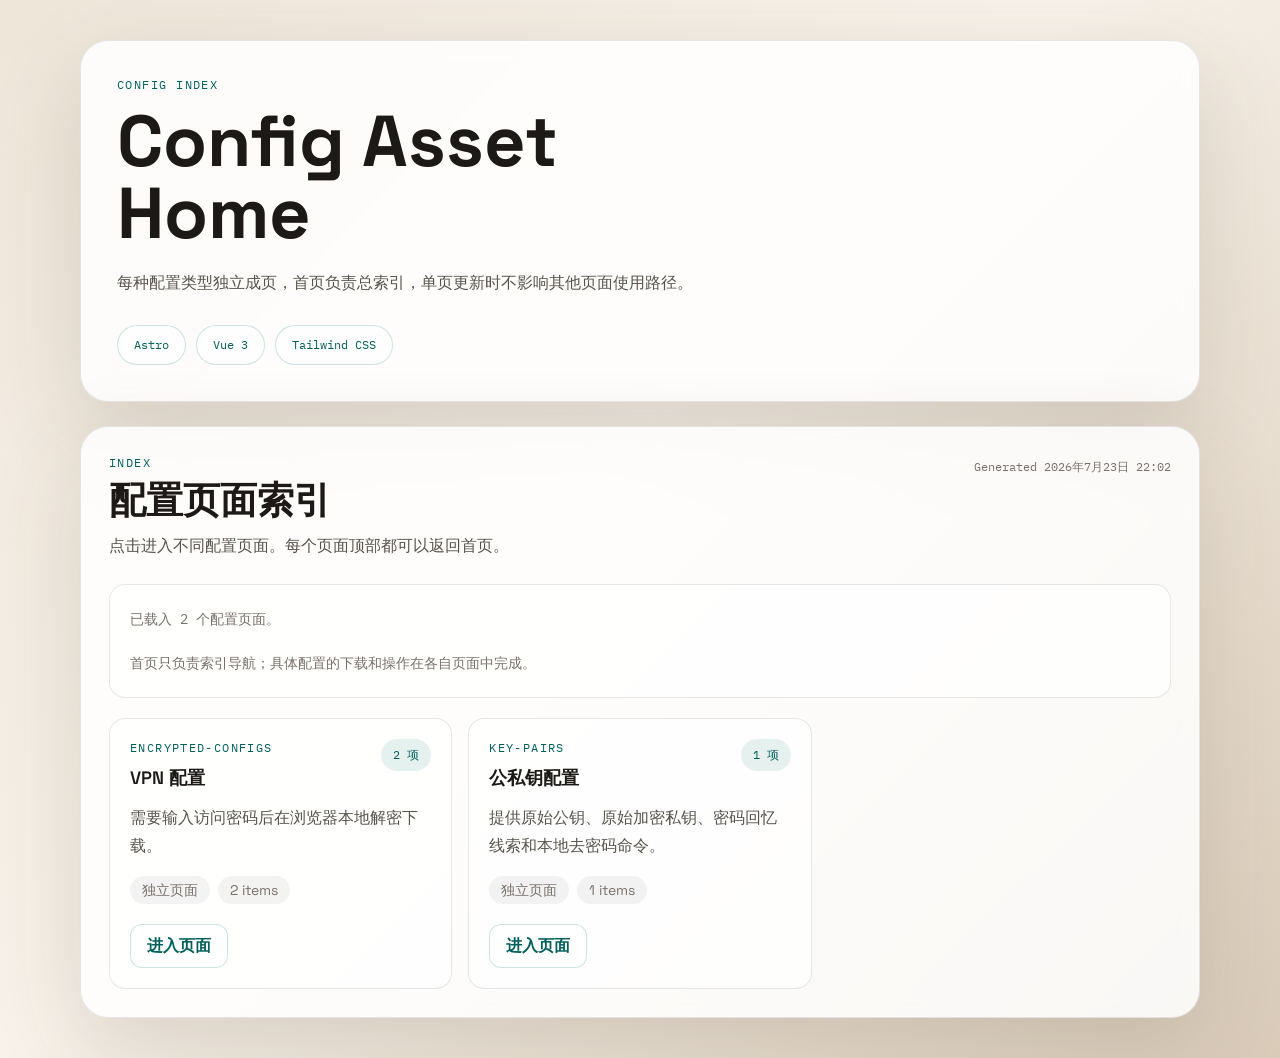
<file: index.html>
<!DOCTYPE html><html lang="zh-CN"> <head><meta charset="utf-8"><meta name="viewport" content="width=device-width, initial-scale=1"><title>Config Index</title><meta name="description" content="公开配置资产首页，按页面跳转到不同配置类型。"><link rel="preconnect" href="https://fonts.googleapis.com"><link rel="preconnect" href="https://fonts.gstatic.com" crossorigin><link href="https://fonts.googleapis.com/css2?family=IBM+Plex+Mono:wght@400;500&family=Space+Grotesk:wght@400;500;700&display=swap" rel="stylesheet"><link rel="stylesheet" href="/_astro/BaseLayout.B8CiTsvc.css"></head> <body data-page-kind="home" data-section-type> <main class="mx-auto grid min-h-screen w-[min(1120px,calc(100%-2rem))] gap-6 py-10 text-stone-900">  <section class="relative overflow-hidden rounded-[28px] border border-stone-900/10 bg-white/85 p-9 shadow-[0_28px_90px_rgba(68,56,40,0.16)] backdrop-blur"> <p class="mb-3 font-mono text-xs uppercase tracking-[0.12em] text-teal-800"> Config Index </p> <h1 class="max-w-[12ch] text-5xl font-bold leading-none md:text-7xl">Config Asset Home</h1> <p class="mt-5 max-w-3xl text-[1.02rem] leading-7 text-stone-600">每种配置类型独立成页，首页负责总索引，单页更新时不影响其他页面使用路径。</p> <div class="mt-7 flex flex-wrap gap-2.5"> <span class="inline-flex min-h-10 items-center justify-center rounded-full border border-teal-700/20 bg-white/60 px-4 font-mono text-xs text-teal-800">Astro</span> <span class="inline-flex min-h-10 items-center justify-center rounded-full border border-teal-700/20 bg-white/60 px-4 font-mono text-xs text-teal-800">Vue 3</span> <span class="inline-flex min-h-10 items-center justify-center rounded-full border border-teal-700/20 bg-white/60 px-4 font-mono text-xs text-teal-800">Tailwind CSS</span> </div> </section>  <style>astro-island,astro-slot,astro-static-slot{display:contents}</style><script>(()=>{var e=async t=>{await(await t())()};(self.Astro||(self.Astro={})).load=e;window.dispatchEvent(new Event("astro:load"));})();</script><script>(()=>{var A=Object.defineProperty;var g=(i,o,a)=>o in i?A(i,o,{enumerable:!0,configurable:!0,writable:!0,value:a}):i[o]=a;var d=(i,o,a)=>g(i,typeof o!="symbol"?o+"":o,a);{let i={0:t=>m(t),1:t=>a(t),2:t=>new RegExp(t),3:t=>new Date(t),4:t=>new Map(a(t)),5:t=>new Set(a(t)),6:t=>BigInt(t),7:t=>new URL(t),8:t=>new Uint8Array(t),9:t=>new Uint16Array(t),10:t=>new Uint32Array(t),11:t=>Number.POSITIVE_INFINITY*t},o=t=>{let[l,e]=t;return l in i?i[l](e):void 0},a=t=>t.map(o),m=t=>typeof t!="object"||t===null?t:Object.fromEntries(Object.entries(t).map(([l,e])=>[l,o(e)]));class y extends HTMLElement{constructor(){super(...arguments);d(this,"Component");d(this,"hydrator");d(this,"hydrate",async()=>{var b;if(!this.hydrator||!this.isConnected)return;let e=(b=this.parentElement)==null?void 0:b.closest("astro-island[ssr]");if(e){e.addEventListener("astro:hydrate",this.hydrate,{once:!0});return}let c=this.querySelectorAll("astro-slot"),n={},h=this.querySelectorAll("template[data-astro-template]");for(let r of h){let s=r.closest(this.tagName);s!=null&&s.isSameNode(this)&&(n[r.getAttribute("data-astro-template")||"default"]=r.innerHTML,r.remove())}for(let r of c){let s=r.closest(this.tagName);s!=null&&s.isSameNode(this)&&(n[r.getAttribute("name")||"default"]=r.innerHTML)}let p;try{p=this.hasAttribute("props")?m(JSON.parse(this.getAttribute("props"))):{}}catch(r){let s=this.getAttribute("component-url")||"<unknown>",v=this.getAttribute("component-export");throw v&&(s+=` (export ${v})`),console.error(`[hydrate] Error parsing props for component ${s}`,this.getAttribute("props"),r),r}let u;await this.hydrator(this)(this.Component,p,n,{client:this.getAttribute("client")}),this.removeAttribute("ssr"),this.dispatchEvent(new CustomEvent("astro:hydrate"))});d(this,"unmount",()=>{this.isConnected||this.dispatchEvent(new CustomEvent("astro:unmount"))})}disconnectedCallback(){document.removeEventListener("astro:after-swap",this.unmount),document.addEventListener("astro:after-swap",this.unmount,{once:!0})}connectedCallback(){if(!this.hasAttribute("await-children")||document.readyState==="interactive"||document.readyState==="complete")this.childrenConnectedCallback();else{let e=()=>{document.removeEventListener("DOMContentLoaded",e),c.disconnect(),this.childrenConnectedCallback()},c=new MutationObserver(()=>{var n;((n=this.lastChild)==null?void 0:n.nodeType)===Node.COMMENT_NODE&&this.lastChild.nodeValue==="astro:end"&&(this.lastChild.remove(),e())});c.observe(this,{childList:!0}),document.addEventListener("DOMContentLoaded",e)}}async childrenConnectedCallback(){let e=this.getAttribute("before-hydration-url");e&&await import(e),this.start()}async start(){let e=JSON.parse(this.getAttribute("opts")),c=this.getAttribute("client");if(Astro[c]===void 0){window.addEventListener(`astro:${c}`,()=>this.start(),{once:!0});return}try{await Astro[c](async()=>{let n=this.getAttribute("renderer-url"),[h,{default:p}]=await Promise.all([import(this.getAttribute("component-url")),n?import(n):()=>()=>{}]),u=this.getAttribute("component-export")||"default";if(!u.includes("."))this.Component=h[u];else{this.Component=h;for(let f of u.split("."))this.Component=this.Component[f]}return this.hydrator=p,this.hydrate},e,this)}catch(n){console.error(`[astro-island] Error hydrating ${this.getAttribute("component-url")}`,n)}}attributeChangedCallback(){this.hydrate()}}d(y,"observedAttributes",["props"]),customElements.get("astro-island")||customElements.define("astro-island",y)}})();</script><astro-island uid="udxn6" prefix="s0" component-url="/_astro/HomePage.BtNyNpc4.js" component-export="default" renderer-url="/_astro/client.CHdAvK5a.js" props="{}" ssr client="load" opts="{&quot;name&quot;:&quot;HomePage&quot;,&quot;value&quot;:true}" await-children><section class="relative overflow-hidden rounded-[28px] border border-stone-900/10 bg-white/85 p-7 shadow-[0_28px_90px_rgba(68,56,40,0.16)] backdrop-blur"><div class="flex flex-col gap-4 md:flex-row md:items-start md:justify-between"><div><p class="mb-3 font-mono text-xs uppercase tracking-[0.12em] text-teal-800">Index</p><h2 class="text-[clamp(1.6rem,3vw,2.3rem)] font-bold leading-none">配置页面索引</h2><p class="mt-3 max-w-4xl text-[0.98rem] leading-7 text-stone-600">点击进入不同配置页面。每个页面顶部都可以返回首页。</p></div><p class="font-mono text-xs leading-6 text-stone-500">正在读取清单...</p></div><div class="mt-6 grid gap-5"><!--[--><div class="rounded-2xl border border-stone-900/10 bg-white/70 p-5"><p class="min-h-6 font-mono text-sm leading-7 text-stone-500" data-state="info">页面索引加载中...</p><p class="mt-4 font-mono text-sm leading-7 text-stone-500">首页只负责索引导航；具体配置的下载和操作在各自页面中完成。</p><!--[--><!--]--></div><div class="grid gap-4 md:grid-cols-2 xl:grid-cols-3"><!--[--><!--]--></div><!--]--></div></section><!--astro:end--></astro-island>  </main> </body></html>
</file>
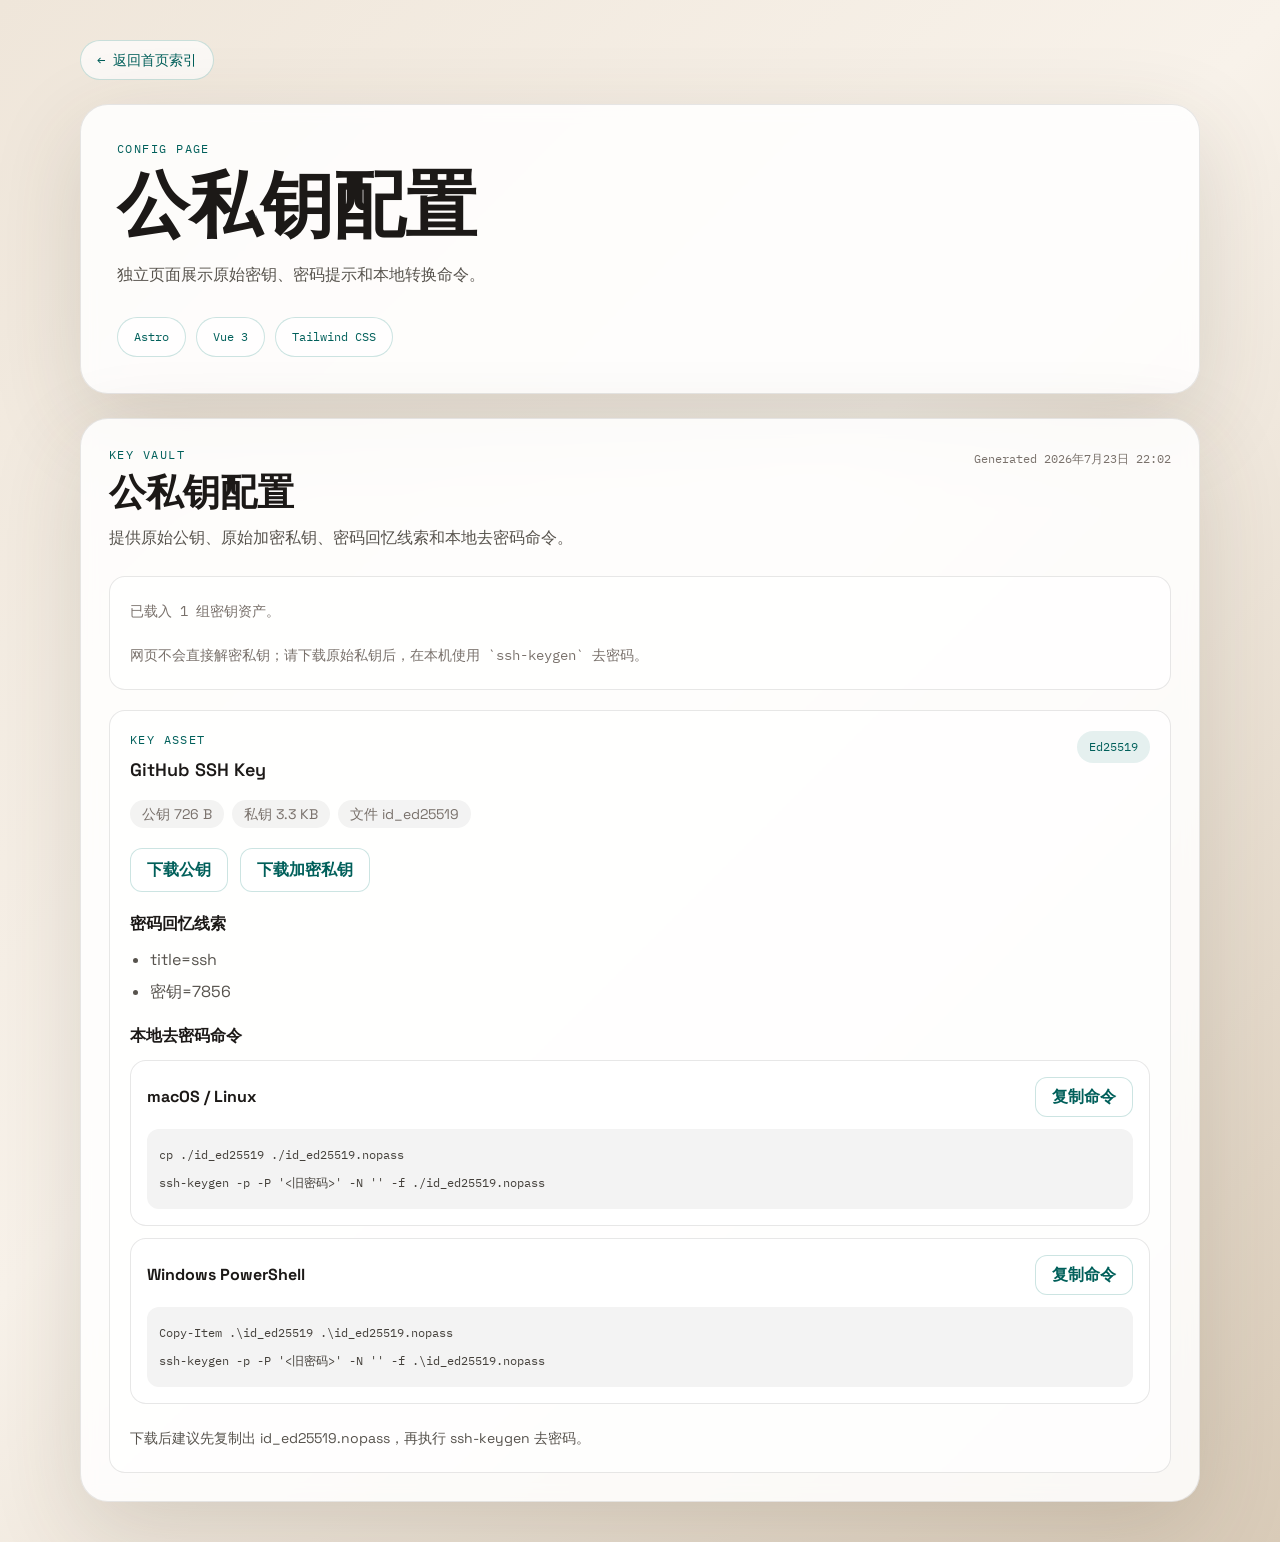
<file: keys.html>
<!DOCTYPE html><html lang="zh-CN"> <head><meta charset="utf-8"><meta name="viewport" content="width=device-width, initial-scale=1"><title>Key Assets</title><meta name="description" content="公私钥配置页面。"><link rel="preconnect" href="https://fonts.googleapis.com"><link rel="preconnect" href="https://fonts.gstatic.com" crossorigin><link href="https://fonts.googleapis.com/css2?family=IBM+Plex+Mono:wght@400;500&family=Space+Grotesk:wght@400;500;700&display=swap" rel="stylesheet"><link rel="stylesheet" href="/_astro/BaseLayout.B8CiTsvc.css"></head> <body data-page-kind="section" data-section-type="key-pairs"> <main class="mx-auto grid min-h-screen w-[min(1120px,calc(100%-2rem))] gap-6 py-10 text-stone-900"> <section class="flex justify-start"> <a class="inline-flex min-h-10 items-center rounded-full border border-teal-700/20 bg-white/70 px-4 font-mono text-sm text-teal-800 transition hover:-translate-y-0.5" href="./index.html">
← 返回首页索引
</a> </section> <section class="relative overflow-hidden rounded-[28px] border border-stone-900/10 bg-white/85 p-9 shadow-[0_28px_90px_rgba(68,56,40,0.16)] backdrop-blur"> <p class="mb-3 font-mono text-xs uppercase tracking-[0.12em] text-teal-800"> Config Page </p> <h1 class="max-w-[12ch] text-5xl font-bold leading-none md:text-7xl">公私钥配置</h1> <p class="mt-5 max-w-3xl text-[1.02rem] leading-7 text-stone-600">独立页面展示原始密钥、密码提示和本地转换命令。</p> <div class="mt-7 flex flex-wrap gap-2.5"> <span class="inline-flex min-h-10 items-center justify-center rounded-full border border-teal-700/20 bg-white/60 px-4 font-mono text-xs text-teal-800">Astro</span> <span class="inline-flex min-h-10 items-center justify-center rounded-full border border-teal-700/20 bg-white/60 px-4 font-mono text-xs text-teal-800">Vue 3</span> <span class="inline-flex min-h-10 items-center justify-center rounded-full border border-teal-700/20 bg-white/60 px-4 font-mono text-xs text-teal-800">Tailwind CSS</span> </div> </section>  <style>astro-island,astro-slot,astro-static-slot{display:contents}</style><script>(()=>{var e=async t=>{await(await t())()};(self.Astro||(self.Astro={})).load=e;window.dispatchEvent(new Event("astro:load"));})();</script><script>(()=>{var A=Object.defineProperty;var g=(i,o,a)=>o in i?A(i,o,{enumerable:!0,configurable:!0,writable:!0,value:a}):i[o]=a;var d=(i,o,a)=>g(i,typeof o!="symbol"?o+"":o,a);{let i={0:t=>m(t),1:t=>a(t),2:t=>new RegExp(t),3:t=>new Date(t),4:t=>new Map(a(t)),5:t=>new Set(a(t)),6:t=>BigInt(t),7:t=>new URL(t),8:t=>new Uint8Array(t),9:t=>new Uint16Array(t),10:t=>new Uint32Array(t),11:t=>Number.POSITIVE_INFINITY*t},o=t=>{let[l,e]=t;return l in i?i[l](e):void 0},a=t=>t.map(o),m=t=>typeof t!="object"||t===null?t:Object.fromEntries(Object.entries(t).map(([l,e])=>[l,o(e)]));class y extends HTMLElement{constructor(){super(...arguments);d(this,"Component");d(this,"hydrator");d(this,"hydrate",async()=>{var b;if(!this.hydrator||!this.isConnected)return;let e=(b=this.parentElement)==null?void 0:b.closest("astro-island[ssr]");if(e){e.addEventListener("astro:hydrate",this.hydrate,{once:!0});return}let c=this.querySelectorAll("astro-slot"),n={},h=this.querySelectorAll("template[data-astro-template]");for(let r of h){let s=r.closest(this.tagName);s!=null&&s.isSameNode(this)&&(n[r.getAttribute("data-astro-template")||"default"]=r.innerHTML,r.remove())}for(let r of c){let s=r.closest(this.tagName);s!=null&&s.isSameNode(this)&&(n[r.getAttribute("name")||"default"]=r.innerHTML)}let p;try{p=this.hasAttribute("props")?m(JSON.parse(this.getAttribute("props"))):{}}catch(r){let s=this.getAttribute("component-url")||"<unknown>",v=this.getAttribute("component-export");throw v&&(s+=` (export ${v})`),console.error(`[hydrate] Error parsing props for component ${s}`,this.getAttribute("props"),r),r}let u;await this.hydrator(this)(this.Component,p,n,{client:this.getAttribute("client")}),this.removeAttribute("ssr"),this.dispatchEvent(new CustomEvent("astro:hydrate"))});d(this,"unmount",()=>{this.isConnected||this.dispatchEvent(new CustomEvent("astro:unmount"))})}disconnectedCallback(){document.removeEventListener("astro:after-swap",this.unmount),document.addEventListener("astro:after-swap",this.unmount,{once:!0})}connectedCallback(){if(!this.hasAttribute("await-children")||document.readyState==="interactive"||document.readyState==="complete")this.childrenConnectedCallback();else{let e=()=>{document.removeEventListener("DOMContentLoaded",e),c.disconnect(),this.childrenConnectedCallback()},c=new MutationObserver(()=>{var n;((n=this.lastChild)==null?void 0:n.nodeType)===Node.COMMENT_NODE&&this.lastChild.nodeValue==="astro:end"&&(this.lastChild.remove(),e())});c.observe(this,{childList:!0}),document.addEventListener("DOMContentLoaded",e)}}async childrenConnectedCallback(){let e=this.getAttribute("before-hydration-url");e&&await import(e),this.start()}async start(){let e=JSON.parse(this.getAttribute("opts")),c=this.getAttribute("client");if(Astro[c]===void 0){window.addEventListener(`astro:${c}`,()=>this.start(),{once:!0});return}try{await Astro[c](async()=>{let n=this.getAttribute("renderer-url"),[h,{default:p}]=await Promise.all([import(this.getAttribute("component-url")),n?import(n):()=>()=>{}]),u=this.getAttribute("component-export")||"default";if(!u.includes("."))this.Component=h[u];else{this.Component=h;for(let f of u.split("."))this.Component=this.Component[f]}return this.hydrator=p,this.hydrate},e,this)}catch(n){console.error(`[astro-island] Error hydrating ${this.getAttribute("component-url")}`,n)}}attributeChangedCallback(){this.hydrate()}}d(y,"observedAttributes",["props"]),customElements.get("astro-island")||customElements.define("astro-island",y)}})();</script><astro-island uid="2tfOeG" prefix="s0" component-url="/_astro/KeysPage.Di_1FvIK.js" component-export="default" renderer-url="/_astro/client.CHdAvK5a.js" props="{}" ssr client="load" opts="{&quot;name&quot;:&quot;KeysPage&quot;,&quot;value&quot;:true}" await-children><section class="relative overflow-hidden rounded-[28px] border border-stone-900/10 bg-white/85 p-7 shadow-[0_28px_90px_rgba(68,56,40,0.16)] backdrop-blur"><div class="flex flex-col gap-4 md:flex-row md:items-start md:justify-between"><div><p class="mb-3 font-mono text-xs uppercase tracking-[0.12em] text-teal-800">Key Vault</p><h2 class="text-[clamp(1.6rem,3vw,2.3rem)] font-bold leading-none">公私钥配置</h2><p class="mt-3 max-w-4xl text-[0.98rem] leading-7 text-stone-600">独立页面展示原始密钥、密码提示和本地转换命令。</p></div><p class="font-mono text-xs leading-6 text-stone-500">正在读取清单...</p></div><div class="mt-6 grid gap-5"><!--[--><div class="rounded-2xl border border-stone-900/10 bg-white/70 p-5"><p class="min-h-6 font-mono text-sm leading-7 text-stone-500" data-state="info">密钥资产加载中...</p><p class="mt-4 font-mono text-sm leading-7 text-stone-500">网页不会直接解密私钥；请下载原始私钥后，在本机使用 `ssh-keygen` 去密码。</p><!--[--><!--]--></div><div class="grid gap-4"><!--[--><!--]--></div><!--]--></div></section><!--astro:end--></astro-island>  </main> </body></html>
</file>
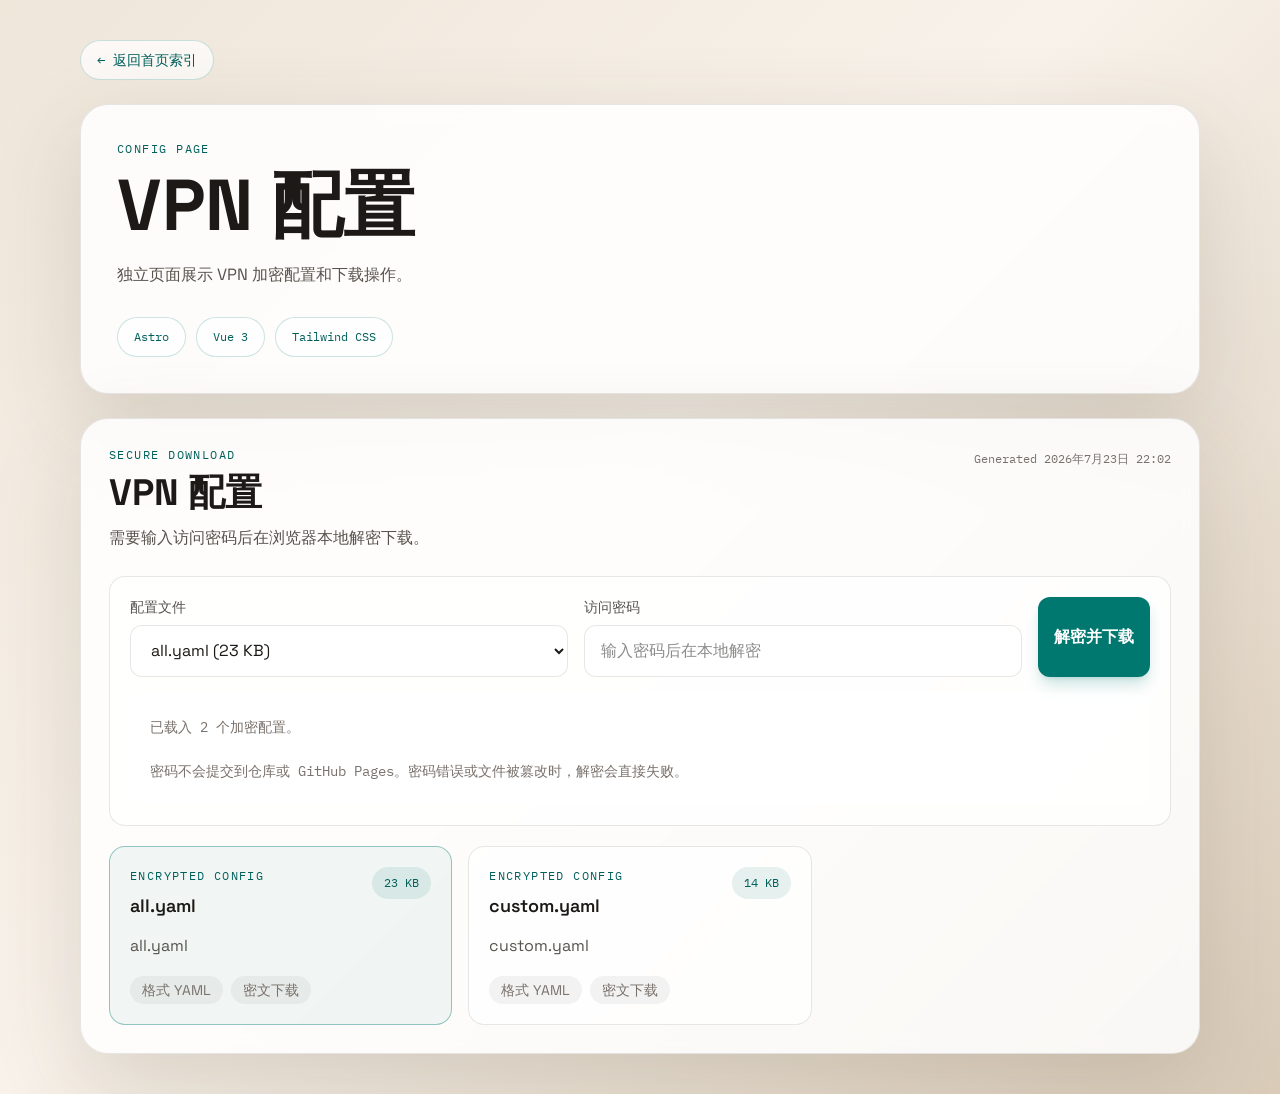
<file: vpn.html>
<!DOCTYPE html><html lang="zh-CN"> <head><meta charset="utf-8"><meta name="viewport" content="width=device-width, initial-scale=1"><title>VPN Config</title><meta name="description" content="VPN 配置页面。"><link rel="preconnect" href="https://fonts.googleapis.com"><link rel="preconnect" href="https://fonts.gstatic.com" crossorigin><link href="https://fonts.googleapis.com/css2?family=IBM+Plex+Mono:wght@400;500&family=Space+Grotesk:wght@400;500;700&display=swap" rel="stylesheet"><link rel="stylesheet" href="/_astro/BaseLayout.B8CiTsvc.css"></head> <body data-page-kind="section" data-section-type="encrypted-configs"> <main class="mx-auto grid min-h-screen w-[min(1120px,calc(100%-2rem))] gap-6 py-10 text-stone-900"> <section class="flex justify-start"> <a class="inline-flex min-h-10 items-center rounded-full border border-teal-700/20 bg-white/70 px-4 font-mono text-sm text-teal-800 transition hover:-translate-y-0.5" href="./index.html">
← 返回首页索引
</a> </section> <section class="relative overflow-hidden rounded-[28px] border border-stone-900/10 bg-white/85 p-9 shadow-[0_28px_90px_rgba(68,56,40,0.16)] backdrop-blur"> <p class="mb-3 font-mono text-xs uppercase tracking-[0.12em] text-teal-800"> Config Page </p> <h1 class="max-w-[12ch] text-5xl font-bold leading-none md:text-7xl">VPN 配置</h1> <p class="mt-5 max-w-3xl text-[1.02rem] leading-7 text-stone-600">独立页面展示 VPN 加密配置和下载操作。</p> <div class="mt-7 flex flex-wrap gap-2.5"> <span class="inline-flex min-h-10 items-center justify-center rounded-full border border-teal-700/20 bg-white/60 px-4 font-mono text-xs text-teal-800">Astro</span> <span class="inline-flex min-h-10 items-center justify-center rounded-full border border-teal-700/20 bg-white/60 px-4 font-mono text-xs text-teal-800">Vue 3</span> <span class="inline-flex min-h-10 items-center justify-center rounded-full border border-teal-700/20 bg-white/60 px-4 font-mono text-xs text-teal-800">Tailwind CSS</span> </div> </section>  <style>astro-island,astro-slot,astro-static-slot{display:contents}</style><script>(()=>{var e=async t=>{await(await t())()};(self.Astro||(self.Astro={})).load=e;window.dispatchEvent(new Event("astro:load"));})();</script><script>(()=>{var A=Object.defineProperty;var g=(i,o,a)=>o in i?A(i,o,{enumerable:!0,configurable:!0,writable:!0,value:a}):i[o]=a;var d=(i,o,a)=>g(i,typeof o!="symbol"?o+"":o,a);{let i={0:t=>m(t),1:t=>a(t),2:t=>new RegExp(t),3:t=>new Date(t),4:t=>new Map(a(t)),5:t=>new Set(a(t)),6:t=>BigInt(t),7:t=>new URL(t),8:t=>new Uint8Array(t),9:t=>new Uint16Array(t),10:t=>new Uint32Array(t),11:t=>Number.POSITIVE_INFINITY*t},o=t=>{let[l,e]=t;return l in i?i[l](e):void 0},a=t=>t.map(o),m=t=>typeof t!="object"||t===null?t:Object.fromEntries(Object.entries(t).map(([l,e])=>[l,o(e)]));class y extends HTMLElement{constructor(){super(...arguments);d(this,"Component");d(this,"hydrator");d(this,"hydrate",async()=>{var b;if(!this.hydrator||!this.isConnected)return;let e=(b=this.parentElement)==null?void 0:b.closest("astro-island[ssr]");if(e){e.addEventListener("astro:hydrate",this.hydrate,{once:!0});return}let c=this.querySelectorAll("astro-slot"),n={},h=this.querySelectorAll("template[data-astro-template]");for(let r of h){let s=r.closest(this.tagName);s!=null&&s.isSameNode(this)&&(n[r.getAttribute("data-astro-template")||"default"]=r.innerHTML,r.remove())}for(let r of c){let s=r.closest(this.tagName);s!=null&&s.isSameNode(this)&&(n[r.getAttribute("name")||"default"]=r.innerHTML)}let p;try{p=this.hasAttribute("props")?m(JSON.parse(this.getAttribute("props"))):{}}catch(r){let s=this.getAttribute("component-url")||"<unknown>",v=this.getAttribute("component-export");throw v&&(s+=` (export ${v})`),console.error(`[hydrate] Error parsing props for component ${s}`,this.getAttribute("props"),r),r}let u;await this.hydrator(this)(this.Component,p,n,{client:this.getAttribute("client")}),this.removeAttribute("ssr"),this.dispatchEvent(new CustomEvent("astro:hydrate"))});d(this,"unmount",()=>{this.isConnected||this.dispatchEvent(new CustomEvent("astro:unmount"))})}disconnectedCallback(){document.removeEventListener("astro:after-swap",this.unmount),document.addEventListener("astro:after-swap",this.unmount,{once:!0})}connectedCallback(){if(!this.hasAttribute("await-children")||document.readyState==="interactive"||document.readyState==="complete")this.childrenConnectedCallback();else{let e=()=>{document.removeEventListener("DOMContentLoaded",e),c.disconnect(),this.childrenConnectedCallback()},c=new MutationObserver(()=>{var n;((n=this.lastChild)==null?void 0:n.nodeType)===Node.COMMENT_NODE&&this.lastChild.nodeValue==="astro:end"&&(this.lastChild.remove(),e())});c.observe(this,{childList:!0}),document.addEventListener("DOMContentLoaded",e)}}async childrenConnectedCallback(){let e=this.getAttribute("before-hydration-url");e&&await import(e),this.start()}async start(){let e=JSON.parse(this.getAttribute("opts")),c=this.getAttribute("client");if(Astro[c]===void 0){window.addEventListener(`astro:${c}`,()=>this.start(),{once:!0});return}try{await Astro[c](async()=>{let n=this.getAttribute("renderer-url"),[h,{default:p}]=await Promise.all([import(this.getAttribute("component-url")),n?import(n):()=>()=>{}]),u=this.getAttribute("component-export")||"default";if(!u.includes("."))this.Component=h[u];else{this.Component=h;for(let f of u.split("."))this.Component=this.Component[f]}return this.hydrator=p,this.hydrate},e,this)}catch(n){console.error(`[astro-island] Error hydrating ${this.getAttribute("component-url")}`,n)}}attributeChangedCallback(){this.hydrate()}}d(y,"observedAttributes",["props"]),customElements.get("astro-island")||customElements.define("astro-island",y)}})();</script><astro-island uid="yi2gv" prefix="s0" component-url="/_astro/VpnPage.CGeqXGdH.js" component-export="default" renderer-url="/_astro/client.CHdAvK5a.js" props="{}" ssr client="load" opts="{&quot;name&quot;:&quot;VpnPage&quot;,&quot;value&quot;:true}" await-children><section class="relative overflow-hidden rounded-[28px] border border-stone-900/10 bg-white/85 p-7 shadow-[0_28px_90px_rgba(68,56,40,0.16)] backdrop-blur"><div class="flex flex-col gap-4 md:flex-row md:items-start md:justify-between"><div><p class="mb-3 font-mono text-xs uppercase tracking-[0.12em] text-teal-800">Secure Download</p><h2 class="text-[clamp(1.6rem,3vw,2.3rem)] font-bold leading-none">VPN 配置</h2><p class="mt-3 max-w-4xl text-[0.98rem] leading-7 text-stone-600">独立页面展示 VPN 加密配置和下载操作。</p></div><p class="font-mono text-xs leading-6 text-stone-500">正在读取清单...</p></div><div class="mt-6 grid gap-5"><!--[--><div class="rounded-2xl border border-stone-900/10 bg-white/70 p-5"><form class="grid gap-4 md:grid-cols-[minmax(0,1fr)_minmax(0,1fr)_auto]"><label class="flex flex-col gap-2"><span class="text-sm text-stone-600">配置文件</span><select class="min-h-13 rounded-xl border border-stone-900/10 bg-white px-4"><!--[--><!--]--></select></label><label class="flex flex-col gap-2"><span class="text-sm text-stone-600">访问密码</span><input value="" type="password" autocomplete="current-password" placeholder="输入密码后在本地解密" class="min-h-13 rounded-xl border border-stone-900/10 bg-white px-4"></label><button class="min-h-13 rounded-xl bg-teal-700 px-4 font-semibold text-white shadow-lg shadow-teal-700/20" type="submit"> 解密并下载 </button></form><div class="rounded-2xl border border-stone-900/10 bg-white/70 p-5 mt-4 border-0 bg-transparent p-0"><p class="min-h-6 font-mono text-sm leading-7 text-stone-500" data-state="info">清单加载中...</p><p class="mt-4 font-mono text-sm leading-7 text-stone-500">密码不会提交到仓库或 GitHub Pages。密码错误或文件被篡改时，解密会直接失败。</p><!--[--><!--]--></div></div><div class="grid gap-4 md:grid-cols-2 xl:grid-cols-3"><!--[--><!--]--></div><!--]--></div></section><!--astro:end--></astro-island>  </main> </body></html>
</file>
<file: _astro/BaseLayout.B8CiTsvc.css>
@layer properties{@supports (((-webkit-hyphens:none)) and (not (margin-trim:inline))) or ((-moz-orient:inline) and (not (color:rgb(from red r g b)))){*,:before,:after,::backdrop{--tw-space-y-reverse:0;--tw-border-style:solid;--tw-leading:initial;--tw-font-weight:initial;--tw-tracking:initial;--tw-shadow:0 0 #0000;--tw-shadow-color:initial;--tw-shadow-alpha:100%;--tw-inset-shadow:0 0 #0000;--tw-inset-shadow-color:initial;--tw-inset-shadow-alpha:100%;--tw-ring-color:initial;--tw-ring-shadow:0 0 #0000;--tw-inset-ring-color:initial;--tw-inset-ring-shadow:0 0 #0000;--tw-ring-inset:initial;--tw-ring-offset-width:0px;--tw-ring-offset-color:#fff;--tw-ring-offset-shadow:0 0 #0000;--tw-blur:initial;--tw-brightness:initial;--tw-contrast:initial;--tw-grayscale:initial;--tw-hue-rotate:initial;--tw-invert:initial;--tw-opacity:initial;--tw-saturate:initial;--tw-sepia:initial;--tw-drop-shadow:initial;--tw-drop-shadow-color:initial;--tw-drop-shadow-alpha:100%;--tw-drop-shadow-size:initial;--tw-backdrop-blur:initial;--tw-backdrop-brightness:initial;--tw-backdrop-contrast:initial;--tw-backdrop-grayscale:initial;--tw-backdrop-hue-rotate:initial;--tw-backdrop-invert:initial;--tw-backdrop-opacity:initial;--tw-backdrop-saturate:initial;--tw-backdrop-sepia:initial;--tw-translate-x:0;--tw-translate-y:0;--tw-translate-z:0}}}@layer theme{:root,:host{--font-sans:"Space Grotesk", ui-sans-serif, system-ui, sans-serif;--font-mono:"IBM Plex Mono", ui-monospace, monospace;--color-teal-700:oklch(51.1% .096 186.391);--color-teal-800:oklch(43.7% .078 188.216);--color-stone-500:oklch(55.3% .013 58.071);--color-stone-600:oklch(44.4% .011 73.639);--color-stone-700:oklch(37.4% .01 67.558);--color-stone-900:oklch(21.6% .006 56.043);--color-white:#fff;--spacing:.25rem;--container-3xl:48rem;--container-4xl:56rem;--text-xs:.75rem;--text-xs--line-height:calc(1 / .75);--text-sm:.875rem;--text-sm--line-height:calc(1.25 / .875);--text-base:1rem;--text-base--line-height: 1.5 ;--text-lg:1.125rem;--text-lg--line-height:calc(1.75 / 1.125);--text-5xl:3rem;--text-5xl--line-height:1;--text-7xl:4.5rem;--text-7xl--line-height:1;--font-weight-semibold:600;--font-weight-bold:700;--radius-xl:.75rem;--radius-2xl:1rem;--default-transition-duration:.15s;--default-transition-timing-function:cubic-bezier(.4, 0, .2, 1);--default-font-family:var(--font-sans);--default-mono-font-family:var(--font-mono)}}@layer base{*,:after,:before,::backdrop{box-sizing:border-box;border:0 solid;margin:0;padding:0}::file-selector-button{box-sizing:border-box;border:0 solid;margin:0;padding:0}html,:host{-webkit-text-size-adjust:100%;tab-size:4;line-height:1.5;font-family:var(--default-font-family,ui-sans-serif, system-ui, sans-serif, "Apple Color Emoji", "Segoe UI Emoji", "Segoe UI Symbol", "Noto Color Emoji");font-feature-settings:var(--default-font-feature-settings,normal);font-variation-settings:var(--default-font-variation-settings,normal);-webkit-tap-highlight-color:transparent}hr{height:0;color:inherit;border-top-width:1px}abbr:where([title]){-webkit-text-decoration:underline dotted;text-decoration:underline dotted}h1,h2,h3,h4,h5,h6{font-size:inherit;font-weight:inherit}a{color:inherit;-webkit-text-decoration:inherit;text-decoration:inherit}b,strong{font-weight:bolder}code,kbd,samp,pre{font-family:var(--default-mono-font-family,ui-monospace, SFMono-Regular, Menlo, Monaco, Consolas, "Liberation Mono", "Courier New", monospace);font-feature-settings:var(--default-mono-font-feature-settings,normal);font-variation-settings:var(--default-mono-font-variation-settings,normal);font-size:1em}small{font-size:80%}sub,sup{vertical-align:baseline;font-size:75%;line-height:0;position:relative}sub{bottom:-.25em}sup{top:-.5em}table{text-indent:0;border-color:inherit;border-collapse:collapse}:-moz-focusring{outline:auto}progress{vertical-align:baseline}summary{display:list-item}ol,ul,menu{list-style:none}img,svg,video,canvas,audio,iframe,embed,object{vertical-align:middle;display:block}img,video{max-width:100%;height:auto}button,input,select,optgroup,textarea{font:inherit;font-feature-settings:inherit;font-variation-settings:inherit;letter-spacing:inherit;color:inherit;opacity:1;background-color:#0000;border-radius:0}::file-selector-button{font:inherit;font-feature-settings:inherit;font-variation-settings:inherit;letter-spacing:inherit;color:inherit;opacity:1;background-color:#0000;border-radius:0}:where(select:is([multiple],[size])) optgroup{font-weight:bolder}:where(select:is([multiple],[size])) optgroup option{padding-inline-start:20px}::file-selector-button{margin-inline-end:4px}::placeholder{opacity:1}@supports (not ((-webkit-appearance:-apple-pay-button))) or (contain-intrinsic-size:1px){::placeholder{color:currentColor}@supports (color:color-mix(in lab,red,red)){::placeholder{color:color-mix(in oklab,currentcolor 50%,transparent)}}}textarea{resize:vertical}::-webkit-search-decoration{-webkit-appearance:none}::-webkit-date-and-time-value{min-height:1lh;text-align:inherit}::-webkit-datetime-edit{display:inline-flex}::-webkit-datetime-edit-fields-wrapper{padding:0}::-webkit-datetime-edit{padding-block:0}::-webkit-datetime-edit-year-field{padding-block:0}::-webkit-datetime-edit-month-field{padding-block:0}::-webkit-datetime-edit-day-field{padding-block:0}::-webkit-datetime-edit-hour-field{padding-block:0}::-webkit-datetime-edit-minute-field{padding-block:0}::-webkit-datetime-edit-second-field{padding-block:0}::-webkit-datetime-edit-millisecond-field{padding-block:0}::-webkit-datetime-edit-meridiem-field{padding-block:0}::-webkit-calendar-picker-indicator{line-height:1}:-moz-ui-invalid{box-shadow:none}button,input:where([type=button],[type=reset],[type=submit]){appearance:button}::file-selector-button{appearance:button}::-webkit-inner-spin-button{height:auto}::-webkit-outer-spin-button{height:auto}[hidden]:where(:not([hidden=until-found])){display:none!important}html{color-scheme:light}body{min-height:100vh;font-family:var(--font-sans);color:var(--color-stone-900);background-image:linear-gradient(135deg,#efe6da,#f8f2ea 46%,#d9cbb8)}}@layer components;@layer utilities{.relative{position:relative}.static{position:static}.mx-auto{margin-inline:auto}.mt-3{margin-top:calc(var(--spacing) * 3)}.mt-4{margin-top:calc(var(--spacing) * 4)}.mt-5{margin-top:calc(var(--spacing) * 5)}.mt-6{margin-top:calc(var(--spacing) * 6)}.mt-7{margin-top:calc(var(--spacing) * 7)}.mb-2{margin-bottom:calc(var(--spacing) * 2)}.mb-3{margin-bottom:calc(var(--spacing) * 3)}.flex{display:flex}.grid{display:grid}.inline-flex{display:inline-flex}.min-h-6{min-height:calc(var(--spacing) * 6)}.min-h-8{min-height:calc(var(--spacing) * 8)}.min-h-10{min-height:calc(var(--spacing) * 10)}.min-h-11{min-height:calc(var(--spacing) * 11)}.min-h-13{min-height:calc(var(--spacing) * 13)}.min-h-screen{min-height:100vh}.w-\[min\(1120px\,calc\(100\%-2rem\)\)\]{width:min(1120px,100% - 2rem)}.max-w-3xl{max-width:var(--container-3xl)}.max-w-4xl{max-width:var(--container-4xl)}.max-w-\[12ch\]{max-width:12ch}.list-disc{list-style-type:disc}.flex-col{flex-direction:column}.flex-wrap{flex-wrap:wrap}.items-center{align-items:center}.items-start{align-items:flex-start}.justify-between{justify-content:space-between}.justify-center{justify-content:center}.justify-start{justify-content:flex-start}.gap-2{gap:calc(var(--spacing) * 2)}.gap-2\.5{gap:calc(var(--spacing) * 2.5)}.gap-3{gap:calc(var(--spacing) * 3)}.gap-4{gap:calc(var(--spacing) * 4)}.gap-5{gap:calc(var(--spacing) * 5)}.gap-6{gap:calc(var(--spacing) * 6)}:where(.space-y-2>:not(:last-child)){--tw-space-y-reverse:0;margin-block-start:calc(calc(var(--spacing) * 2) * var(--tw-space-y-reverse));margin-block-end:calc(calc(var(--spacing) * 2) * calc(1 - var(--tw-space-y-reverse)))}.overflow-auto{overflow:auto}.overflow-hidden{overflow:hidden}.rounded-2xl{border-radius:var(--radius-2xl)}.rounded-\[28px\]{border-radius:28px}.rounded-full{border-radius:3.40282e38px}.rounded-xl{border-radius:var(--radius-xl)}.border{border-style:var(--tw-border-style);border-width:1px}.border-0{border-style:var(--tw-border-style);border-width:0}.border-stone-900\/10{border-color:#1c19171a}@supports (color:color-mix(in lab,red,red)){.border-stone-900\/10{border-color:color-mix(in oklab,var(--color-stone-900) 10%,transparent)}}.border-teal-700\/20{border-color:#00776e33}@supports (color:color-mix(in lab,red,red)){.border-teal-700\/20{border-color:color-mix(in oklab,var(--color-teal-700) 20%,transparent)}}.border-teal-700\/40{border-color:#00776e66}@supports (color:color-mix(in lab,red,red)){.border-teal-700\/40{border-color:color-mix(in oklab,var(--color-teal-700) 40%,transparent)}}.bg-stone-900\/5{background-color:#1c19170d}@supports (color:color-mix(in lab,red,red)){.bg-stone-900\/5{background-color:color-mix(in oklab,var(--color-stone-900) 5%,transparent)}}.bg-teal-700{background-color:var(--color-teal-700)}.bg-teal-700\/5{background-color:#00776e0d}@supports (color:color-mix(in lab,red,red)){.bg-teal-700\/5{background-color:color-mix(in oklab,var(--color-teal-700) 5%,transparent)}}.bg-teal-700\/10{background-color:#00776e1a}@supports (color:color-mix(in lab,red,red)){.bg-teal-700\/10{background-color:color-mix(in oklab,var(--color-teal-700) 10%,transparent)}}.bg-transparent{background-color:#0000}.bg-white{background-color:var(--color-white)}.bg-white\/60{background-color:#fff9}@supports (color:color-mix(in lab,red,red)){.bg-white\/60{background-color:color-mix(in oklab,var(--color-white) 60%,transparent)}}.bg-white\/70{background-color:#ffffffb3}@supports (color:color-mix(in lab,red,red)){.bg-white\/70{background-color:color-mix(in oklab,var(--color-white) 70%,transparent)}}.bg-white\/80{background-color:#fffc}@supports (color:color-mix(in lab,red,red)){.bg-white\/80{background-color:color-mix(in oklab,var(--color-white) 80%,transparent)}}.bg-white\/85{background-color:#ffffffd9}@supports (color:color-mix(in lab,red,red)){.bg-white\/85{background-color:color-mix(in oklab,var(--color-white) 85%,transparent)}}.p-0{padding:calc(var(--spacing) * 0)}.p-3{padding:calc(var(--spacing) * 3)}.p-4{padding:calc(var(--spacing) * 4)}.p-5{padding:calc(var(--spacing) * 5)}.p-7{padding:calc(var(--spacing) * 7)}.p-9{padding:calc(var(--spacing) * 9)}.px-3{padding-inline:calc(var(--spacing) * 3)}.px-4{padding-inline:calc(var(--spacing) * 4)}.py-1{padding-block:calc(var(--spacing) * 1)}.py-10{padding-block:calc(var(--spacing) * 10)}.pl-5{padding-left:calc(var(--spacing) * 5)}.text-left{text-align:left}.font-mono{font-family:var(--font-mono)}.text-5xl{font-size:var(--text-5xl);line-height:var(--tw-leading,var(--text-5xl--line-height))}.text-base{font-size:var(--text-base);line-height:var(--tw-leading,var(--text-base--line-height))}.text-lg{font-size:var(--text-lg);line-height:var(--tw-leading,var(--text-lg--line-height))}.text-sm{font-size:var(--text-sm);line-height:var(--tw-leading,var(--text-sm--line-height))}.text-xs{font-size:var(--text-xs);line-height:var(--tw-leading,var(--text-xs--line-height))}.text-\[0\.72rem\]{font-size:.72rem}.text-\[0\.98rem\]{font-size:.98rem}.text-\[1\.02rem\]{font-size:1.02rem}.text-\[clamp\(1\.6rem\,3vw\,2\.3rem\)\]{font-size:clamp(1.6rem,3vw,2.3rem)}.leading-6{--tw-leading:calc(var(--spacing) * 6);line-height:calc(var(--spacing) * 6)}.leading-7{--tw-leading:calc(var(--spacing) * 7);line-height:calc(var(--spacing) * 7)}.leading-none{--tw-leading:1;line-height:1}.font-bold{--tw-font-weight:var(--font-weight-bold);font-weight:var(--font-weight-bold)}.font-semibold{--tw-font-weight:var(--font-weight-semibold);font-weight:var(--font-weight-semibold)}.tracking-\[0\.12em\]{--tw-tracking:.12em;letter-spacing:.12em}.text-stone-500{color:var(--color-stone-500)}.text-stone-600{color:var(--color-stone-600)}.text-stone-700{color:var(--color-stone-700)}.text-stone-900{color:var(--color-stone-900)}.text-teal-800{color:var(--color-teal-800)}.text-white{color:var(--color-white)}.uppercase{text-transform:uppercase}.shadow-\[0_28px_90px_rgba\(68\,56\,40\,0\.16\)\]{--tw-shadow:0 28px 90px var(--tw-shadow-color,#44382829);box-shadow:var(--tw-inset-shadow),var(--tw-inset-ring-shadow),var(--tw-ring-offset-shadow),var(--tw-ring-shadow),var(--tw-shadow)}.shadow-lg{--tw-shadow:0 10px 15px -3px var(--tw-shadow-color,#0000001a), 0 4px 6px -4px var(--tw-shadow-color,#0000001a);box-shadow:var(--tw-inset-shadow),var(--tw-inset-ring-shadow),var(--tw-ring-offset-shadow),var(--tw-ring-shadow),var(--tw-shadow)}.shadow-teal-700\/20{--tw-shadow-color:#00776e33}@supports (color:color-mix(in lab,red,red)){.shadow-teal-700\/20{--tw-shadow-color:color-mix(in oklab, color-mix(in oklab, var(--color-teal-700) 20%, transparent) var(--tw-shadow-alpha), transparent)}}.filter{filter:var(--tw-blur,) var(--tw-brightness,) var(--tw-contrast,) var(--tw-grayscale,) var(--tw-hue-rotate,) var(--tw-invert,) var(--tw-saturate,) var(--tw-sepia,) var(--tw-drop-shadow,)}.backdrop-blur{--tw-backdrop-blur:blur(8px);-webkit-backdrop-filter:var(--tw-backdrop-blur,) var(--tw-backdrop-brightness,) var(--tw-backdrop-contrast,) var(--tw-backdrop-grayscale,) var(--tw-backdrop-hue-rotate,) var(--tw-backdrop-invert,) var(--tw-backdrop-opacity,) var(--tw-backdrop-saturate,) var(--tw-backdrop-sepia,);backdrop-filter:var(--tw-backdrop-blur,) var(--tw-backdrop-brightness,) var(--tw-backdrop-contrast,) var(--tw-backdrop-grayscale,) var(--tw-backdrop-hue-rotate,) var(--tw-backdrop-invert,) var(--tw-backdrop-opacity,) var(--tw-backdrop-saturate,) var(--tw-backdrop-sepia,)}.transition{transition-property:color,background-color,border-color,outline-color,text-decoration-color,fill,stroke,--tw-gradient-from,--tw-gradient-via,--tw-gradient-to,opacity,box-shadow,transform,translate,scale,rotate,filter,-webkit-backdrop-filter,backdrop-filter,display,content-visibility,overlay,pointer-events;transition-timing-function:var(--tw-ease,var(--default-transition-timing-function));transition-duration:var(--tw-duration,var(--default-transition-duration))}@media(hover:hover){.hover\:-translate-y-0\.5:hover{--tw-translate-y:calc(var(--spacing) * -.5);translate:var(--tw-translate-x) var(--tw-translate-y)}.hover\:shadow-lg:hover{--tw-shadow:0 10px 15px -3px var(--tw-shadow-color,#0000001a), 0 4px 6px -4px var(--tw-shadow-color,#0000001a);box-shadow:var(--tw-inset-shadow),var(--tw-inset-ring-shadow),var(--tw-ring-offset-shadow),var(--tw-ring-shadow),var(--tw-shadow)}}@media(min-width:48rem){.md\:grid-cols-2{grid-template-columns:repeat(2,minmax(0,1fr))}.md\:grid-cols-\[minmax\(0\,1fr\)_minmax\(0\,1fr\)_auto\]{grid-template-columns:minmax(0,1fr) minmax(0,1fr) auto}.md\:flex-row{flex-direction:row}.md\:items-center{align-items:center}.md\:items-start{align-items:flex-start}.md\:justify-between{justify-content:space-between}.md\:text-7xl{font-size:var(--text-7xl);line-height:var(--tw-leading,var(--text-7xl--line-height))}}@media(min-width:80rem){.xl\:grid-cols-3{grid-template-columns:repeat(3,minmax(0,1fr))}}}@property --tw-space-y-reverse{syntax:"*";inherits:false;initial-value:0}@property --tw-border-style{syntax:"*";inherits:false;initial-value:solid}@property --tw-leading{syntax:"*";inherits:false}@property --tw-font-weight{syntax:"*";inherits:false}@property --tw-tracking{syntax:"*";inherits:false}@property --tw-shadow{syntax:"*";inherits:false;initial-value:0 0 #0000}@property --tw-shadow-color{syntax:"*";inherits:false}@property --tw-shadow-alpha{syntax:"<percentage>";inherits:false;initial-value:100%}@property --tw-inset-shadow{syntax:"*";inherits:false;initial-value:0 0 #0000}@property --tw-inset-shadow-color{syntax:"*";inherits:false}@property --tw-inset-shadow-alpha{syntax:"<percentage>";inherits:false;initial-value:100%}@property --tw-ring-color{syntax:"*";inherits:false}@property --tw-ring-shadow{syntax:"*";inherits:false;initial-value:0 0 #0000}@property --tw-inset-ring-color{syntax:"*";inherits:false}@property --tw-inset-ring-shadow{syntax:"*";inherits:false;initial-value:0 0 #0000}@property --tw-ring-inset{syntax:"*";inherits:false}@property --tw-ring-offset-width{syntax:"<length>";inherits:false;initial-value:0}@property --tw-ring-offset-color{syntax:"*";inherits:false;initial-value:#fff}@property --tw-ring-offset-shadow{syntax:"*";inherits:false;initial-value:0 0 #0000}@property --tw-blur{syntax:"*";inherits:false}@property --tw-brightness{syntax:"*";inherits:false}@property --tw-contrast{syntax:"*";inherits:false}@property --tw-grayscale{syntax:"*";inherits:false}@property --tw-hue-rotate{syntax:"*";inherits:false}@property --tw-invert{syntax:"*";inherits:false}@property --tw-opacity{syntax:"*";inherits:false}@property --tw-saturate{syntax:"*";inherits:false}@property --tw-sepia{syntax:"*";inherits:false}@property --tw-drop-shadow{syntax:"*";inherits:false}@property --tw-drop-shadow-color{syntax:"*";inherits:false}@property --tw-drop-shadow-alpha{syntax:"<percentage>";inherits:false;initial-value:100%}@property --tw-drop-shadow-size{syntax:"*";inherits:false}@property --tw-backdrop-blur{syntax:"*";inherits:false}@property --tw-backdrop-brightness{syntax:"*";inherits:false}@property --tw-backdrop-contrast{syntax:"*";inherits:false}@property --tw-backdrop-grayscale{syntax:"*";inherits:false}@property --tw-backdrop-hue-rotate{syntax:"*";inherits:false}@property --tw-backdrop-invert{syntax:"*";inherits:false}@property --tw-backdrop-opacity{syntax:"*";inherits:false}@property --tw-backdrop-saturate{syntax:"*";inherits:false}@property --tw-backdrop-sepia{syntax:"*";inherits:false}@property --tw-translate-x{syntax:"*";inherits:false;initial-value:0}@property --tw-translate-y{syntax:"*";inherits:false;initial-value:0}@property --tw-translate-z{syntax:"*";inherits:false;initial-value:0}
</file>
